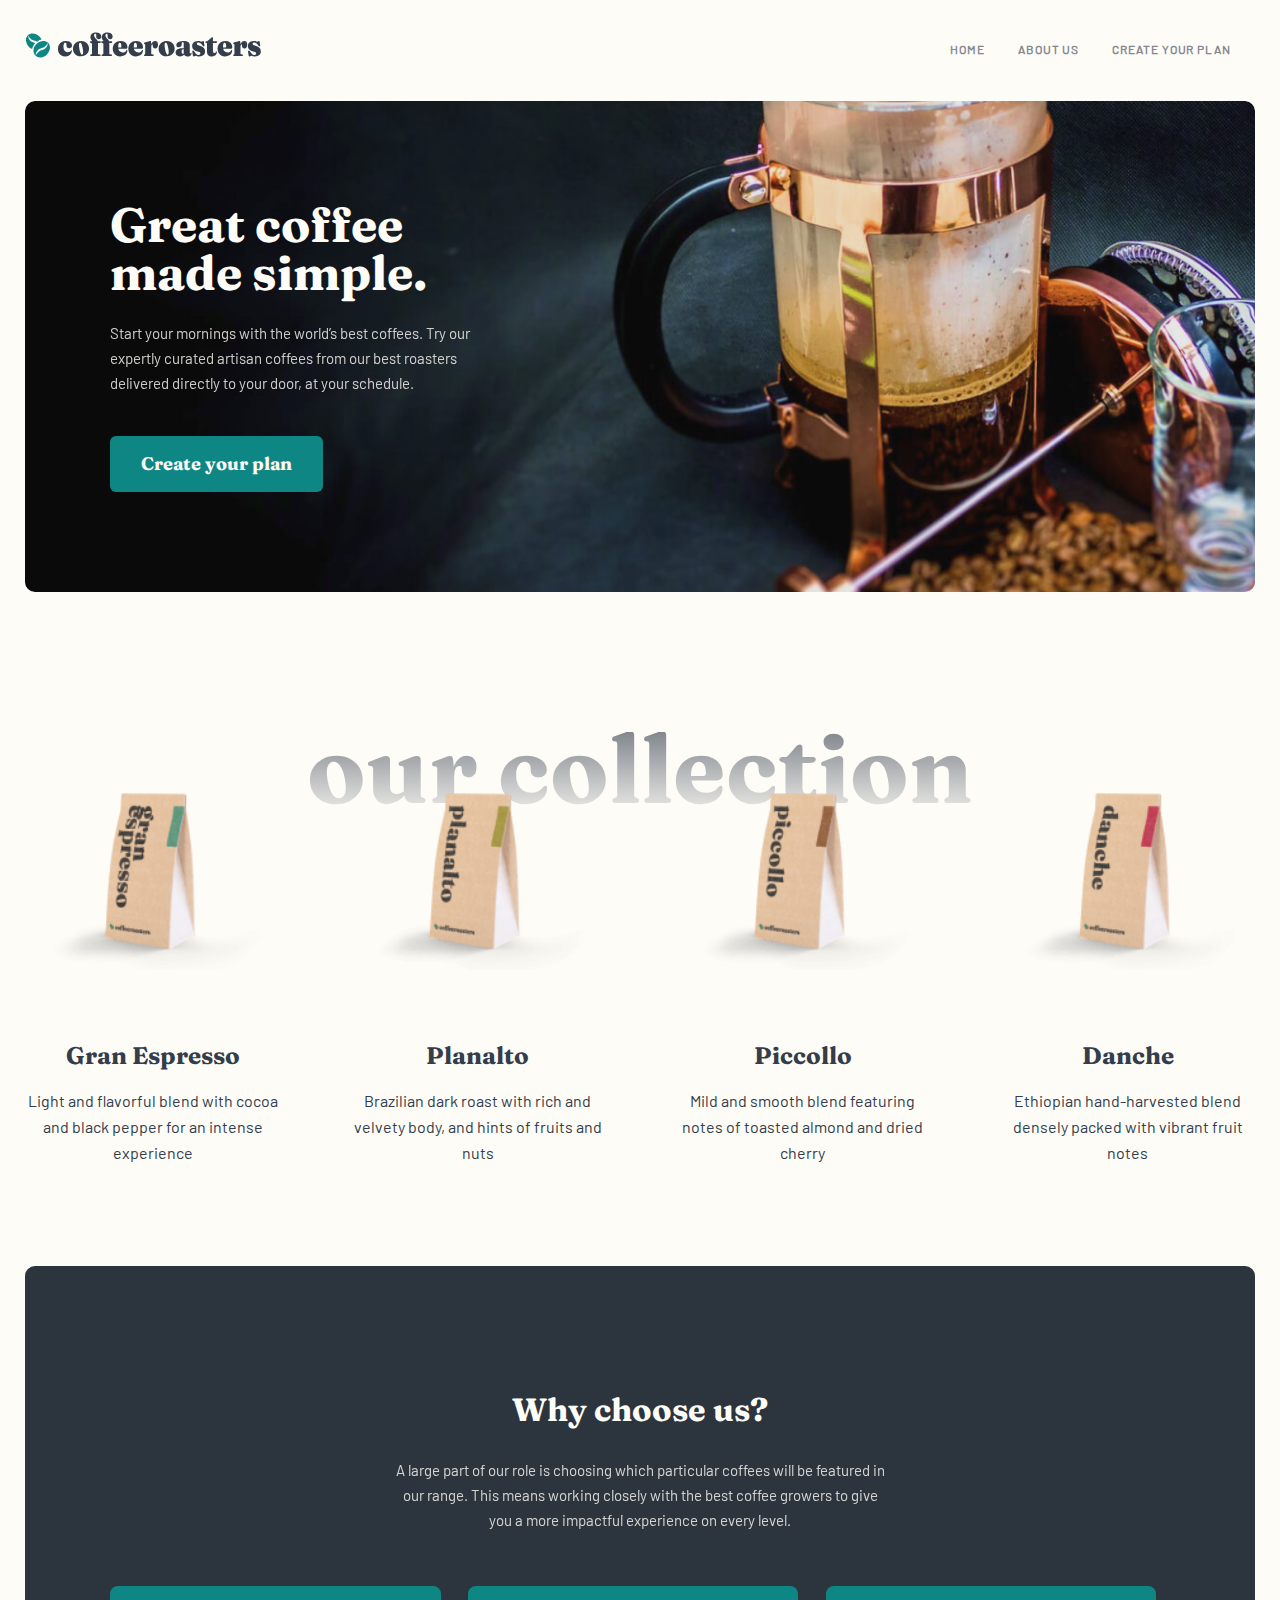
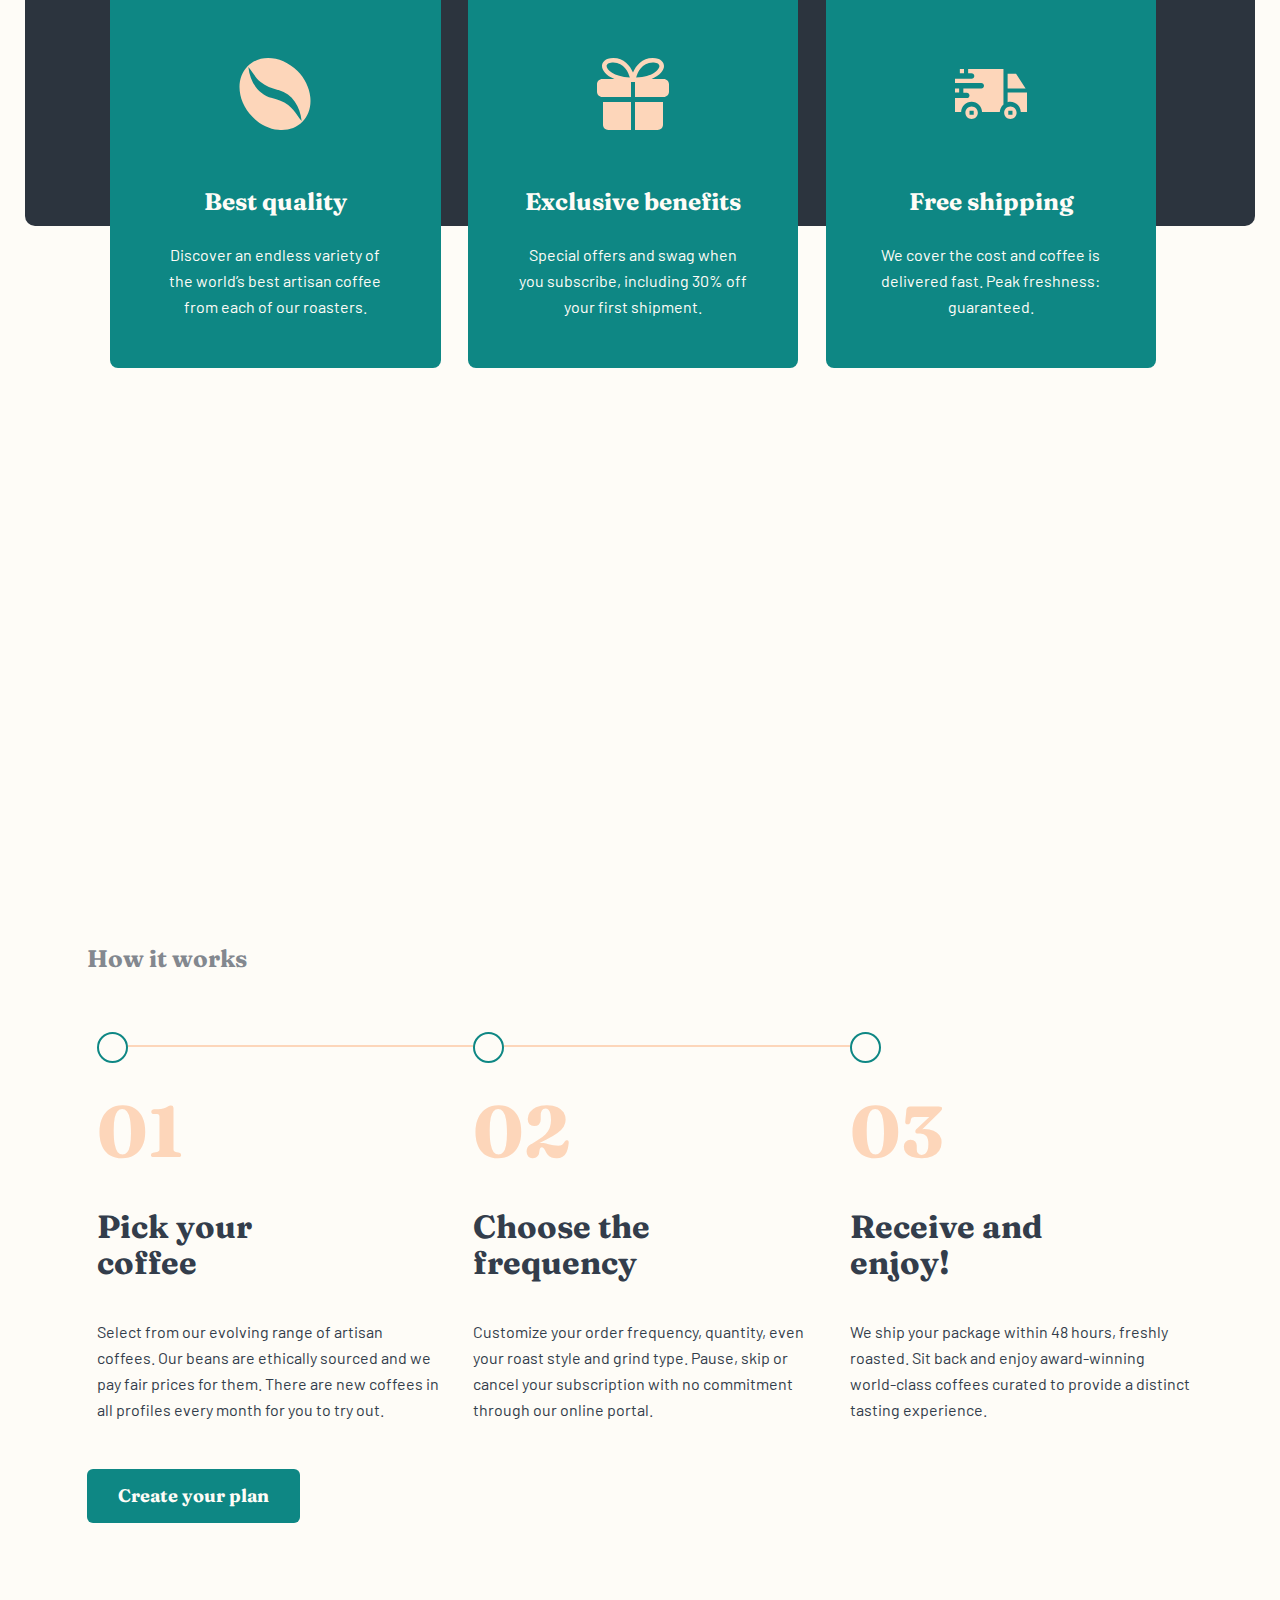
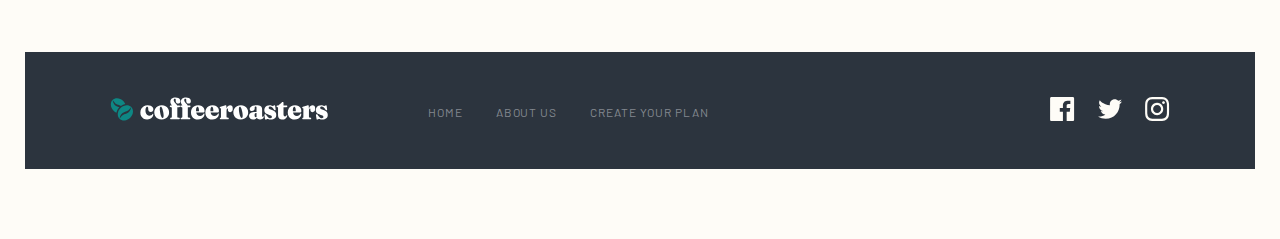
<file: index.html>
<!DOCTYPE html>
<html lang="en">
<head>
  <meta charset="UTF-8">
  <meta http-equiv="X-UA-Compatible" content="IE=edge">
  <meta name="viewport" content="width=device-width, initial-scale=1.0">
  <title>Document</title>
  <!-- <link rel="stylesheet" href="css/normalize.css"> -->
  <link rel="stylesheet" href="css/normalize-min.css">
<link rel="stylesheet" href="css/styles.css">
</head>
<body>

  <div class="container">
    <header class="header headear__container">
      <a href="index.html" class="header__link--logo"><img src="img/logo-site.svg" alt="logo of site" class="header__img"></a>
      <button class="header__button">
      </button>
      <nav class="nav">
        <ul class="nav__list">
          <li class="nav__item"><a href="index.html" class="nav__link">Home</a></li>
          <li class="nav__item"><a href="about.html" class="nav__link">About Us</a></li>
          <li class="nav__item"><a href="subscribe.html" class="nav__link">Create Your Plan</a></li>
        </ul>
      </nav>
    </header>
  </div>

<main class="main">


<div class="container">

<section class="hero hero__container">

  <div class="hero__box">
    <h1 class="hero__title">
      Great coffee
    made simple.
    </h1>
    <p class="hero__text">
    Start your mornings with the world’s best coffees. Try our expertly curated artisan
    coffees from our best roasters delivered directly to your door, at your schedule.
    </p>

    <a href="#" class="button button--green hero__button">Create your plan</a>
  </div>

</section>


</div>


<div class="container">


<section class="collection">

<h2 class="collection__title">
  our collection
</h2>

<ul class="collection__list">
  <li class="collection__item">
    <img src="img/img-gran.png" alt="img of gran espresso" class="collection__img" srcset="img/img-gran.png 1x,img/img-gran@2x.png 2x">
    <div class="collection-content__box">
    <h3 class="collection-item__title">Gran Espresso</h3>
    <p class="collection-item__text">Light and flavorful blend with cocoa and black pepper for an intense experience</p>
    </div>
  </li>
  <li class="collection__item">
    <img src="img/img-planalto.png" alt="img of planalto" class="collection__img" srcset="img/img-planalto.png 1x,img/img-planalto@2x.png 2x">
    <div class="collection-content__box">
    <h3 class="collection-item__title">Planalto</h3>
    <p class="collection-item__text">Brazilian dark roast with rich and velvety body, and hints of fruits and nuts</p>
    </div>
  </li>
  <li class="collection__item">
    <img src="img/img-piccollo.png" alt="img of piccollo" class="collection__img" srcset="img/img-piccollo.png 1x,img/img-piccollo@2x.png 2x">
    <div class="collection-content__box">
      <h3 class="collection-item__title">Piccollo</h3>
      <p class="collection-item__text">Mild and smooth blend featuring notes of toasted almond and dried cherry </p>
    </div>
  </li>
  <li class="collection__item">
    <img src="img/img-danche.png" alt="img of danche" class="collection__img" srcset="img/img-danche.png 1x,img/img-danche@2x.png 2x">
    <div class="collection-content__box">
    <h3 class="collection-item__title">Danche</h3>
    <p class="collection-item__text">Ethiopian hand-harvested blend densely packed with vibrant fruit notes</p>
    </div>
  </li>
</ul>


</section>



</div>


<div class="container">


<section class="features">

<div class="features__box">

<h2 class="features__title">
  Why choose us?
</h2>

<p class="features__text">
  A large part of our role is choosing which particular coffees will be featured  in our range. This means working closely with the best coffee growers to give you a more impactful experience on every level.
</p>



<div class="features-list__box">

  <ul class="features__list">
    <li class="features__item features-item__quality">
      <h3 class="features-item__title">
        Best quality
      </h3>
      <p class="features-item__text">Discover an endless variety of the world’s best artisan coffee from each of our roasters.</p>
    </li>
    <li class="features__item features-item__benefits">
      <h3 class="features-item__title">Exclusive benefits</h3>
      <p class="features-item__text">Special offers and swag when you subscribe, including 30% off your first shipment.</p>
    </li>
    <li class="features__item features-item__shipping">
      <h3 class="features-item__title">Free shipping</h3>
      <p class="features-item__text">We cover the cost and coffee is delivered fast. Peak freshness: guaranteed.</p>
    </li>
  </ul>

</div>

</div>

</section>

</div>


<div class="container">

<section class="work">

<div class="work__box">

<h2 class="work__title">
  How it works
</h2>

<ol class="work__list">
  <li class="work__item">
    <h3 class="work-item__title">Pick your coffee</h3>
    <p class="work-item__text">Select from our evolving range of artisan coffees. Our beans are ethically sourced and we pay fair prices for them. There are new coffees in all profiles every month for you to try out.</p>
  </li>
  <li class="work__item">
    <h3 class="work-item__title">Choose the frequency</h3>
    <p class="work-item__text">Customize your order frequency, quantity, even your roast style and grind type. Pause, skip or cancel your subscription with no commitment through our online portal.</p>
  </li>
  <li class="work__item">
    <h3 class="work-item__title">Receive and enjoy!</h3>
    <p class="work-item__text">We ship your package within 48 hours, freshly roasted. Sit back and enjoy award-winning
      world-class coffees curated to provide a distinct tasting experience.</p>
  </li>
</ol>

<a href="#" class="button button--green work__button">Create your plan</a>


</div>


</section>


</div>



</main>


<div class="container">

  <footer class="footer">

<a href="index.html">

  <img src="img/logo-site-white.svg" alt="logo of site" class="footer__img">
</a>

<ul class="footer__list">
  <li class="footer__item"><a href="index.html" class="footer__link">HOME</a></li>
  <li class="footer__item"><a href="about.html" class="footer__link">ABOUT US</a></li>
  <li class="footer__item"><a href="subscribe.html" class="footer__link">Create your plan</a></li>
</ul>

<ul class="footer-web__list">
  <li class="footer-web__item">
    <a href="#">

  <svg width="25" height="24" viewBox="0 0 25 24" fill="none" xmlns="http://www.w3.org/2000/svg">
    <path class="footer-web__svg" d="M22.7752 0H1.42522C0.69322 0 0.10022 0.593 0.10022 1.325V22.676C0.10022 23.407 0.69322 24 1.42522 24H12.9202V14.706H9.79222V11.084H12.9202V8.413C12.9202 5.313 14.8132 3.625 17.5792 3.625C18.9042 3.625 20.0422 3.724 20.3742 3.768V7.008L18.4562 7.009C16.9522 7.009 16.6612 7.724 16.6612 8.772V11.085H20.2482L19.7812 14.707H16.6612V24H22.7772C23.5072 24 24.1002 23.407 24.1002 22.675V1.325C24.1002 0.593 23.5072 0 22.7752 0Z" />
    </svg>
    </a>
    </li>
  <li class="footer-web__item">
    <a href="#"><svg width="25" height="20" viewBox="0 0 25 20" fill="none" xmlns="http://www.w3.org/2000/svg">
    <path class="footer-web__svg" d="M24.1002 2.55705C23.2172 2.94905 22.2682 3.21305 21.2722 3.33205C22.2892 2.72305 23.0702 1.75805 23.4372 0.608047C22.4862 1.17205 21.4322 1.58205 20.3102 1.80305C19.4132 0.846047 18.1322 0.248047 16.7162 0.248047C13.5372 0.248047 11.2012 3.21405 11.9192 6.29305C7.82822 6.08805 4.20022 4.12805 1.77122 1.14905C0.48122 3.36205 1.10222 6.25705 3.29422 7.72305C2.48822 7.69705 1.72822 7.47605 1.06522 7.10705C1.01122 9.38805 2.64622 11.522 5.01422 11.997C4.32122 12.185 3.56222 12.229 2.79022 12.081C3.41622 14.037 5.23422 15.46 7.39022 15.5C5.32022 17.123 2.71222 17.848 0.10022 17.54C2.27922 18.937 4.86822 19.752 7.64822 19.752C16.7902 19.752 21.9552 12.031 21.6432 5.10605C22.6052 4.41105 23.4402 3.54405 24.1002 2.55705Z" fill="#FEFCF7"/>
    </svg>  </a>
    </li>
  <li class="footer-web__item"><a href="#">
    <svg width="25" height="24" viewBox="0 0 25 24" fill="none" xmlns="http://www.w3.org/2000/svg">
    <path class="footer-web__svg" fill-rule="evenodd" clip-rule="evenodd" d="M12.1002 0C8.84122 0 8.43322 0.014 7.15322 0.072C2.79522 0.272 0.37322 2.69 0.17322 7.052C0.11422 8.333 0.10022 8.741 0.10022 12C0.10022 15.259 0.11422 15.668 0.17222 16.948C0.37222 21.306 2.79022 23.728 7.15222 23.928C8.43322 23.986 8.84122 24 12.1002 24C15.3592 24 15.7682 23.986 17.0482 23.928C21.4022 23.728 23.8302 21.31 24.0272 16.948C24.0862 15.668 24.1002 15.259 24.1002 12C24.1002 8.741 24.0862 8.333 24.0282 7.053C23.8322 2.699 21.4112 0.273 17.0492 0.073C15.7682 0.014 15.3592 0 12.1002 0ZM12.1002 2.163C15.3042 2.163 15.6842 2.175 16.9502 2.233C20.2022 2.381 21.7212 3.924 21.8692 7.152C21.9272 8.417 21.9382 8.797 21.9382 12.001C21.9382 15.206 21.9262 15.585 21.8692 16.85C21.7202 20.075 20.2052 21.621 16.9502 21.769C15.6842 21.827 15.3062 21.839 12.1002 21.839C8.89622 21.839 8.51622 21.827 7.25122 21.769C3.99122 21.62 2.48022 20.07 2.33222 16.849C2.27422 15.584 2.26222 15.205 2.26222 12C2.26222 8.796 2.27522 8.417 2.33222 7.151C2.48122 3.924 3.99622 2.38 7.25122 2.232C8.51722 2.175 8.89622 2.163 12.1002 2.163ZM5.93822 12C5.93822 8.597 8.69722 5.838 12.1002 5.838C15.5032 5.838 18.2622 8.597 18.2622 12C18.2622 15.404 15.5032 18.163 12.1002 18.163C8.69722 18.163 5.93822 15.403 5.93822 12ZM12.1002 16C9.89122 16 8.10022 14.21 8.10022 12C8.10022 9.791 9.89122 8 12.1002 8C14.3092 8 16.1002 9.791 16.1002 12C16.1002 14.21 14.3092 16 12.1002 16ZM17.0652 5.595C17.0652 4.8 17.7102 4.155 18.5062 4.155C19.3012 4.155 19.9452 4.8 19.9452 5.595C19.9452 6.39 19.3012 7.035 18.5062 7.035C17.7102 7.035 17.0652 6.39 17.0652 5.595Z" fill="#FEFCF7"/>
    </svg></a>
    </li>
</ul>




  </footer>
</div>



<script src="/js/main.js"></script>
</body>
</html>
</file>
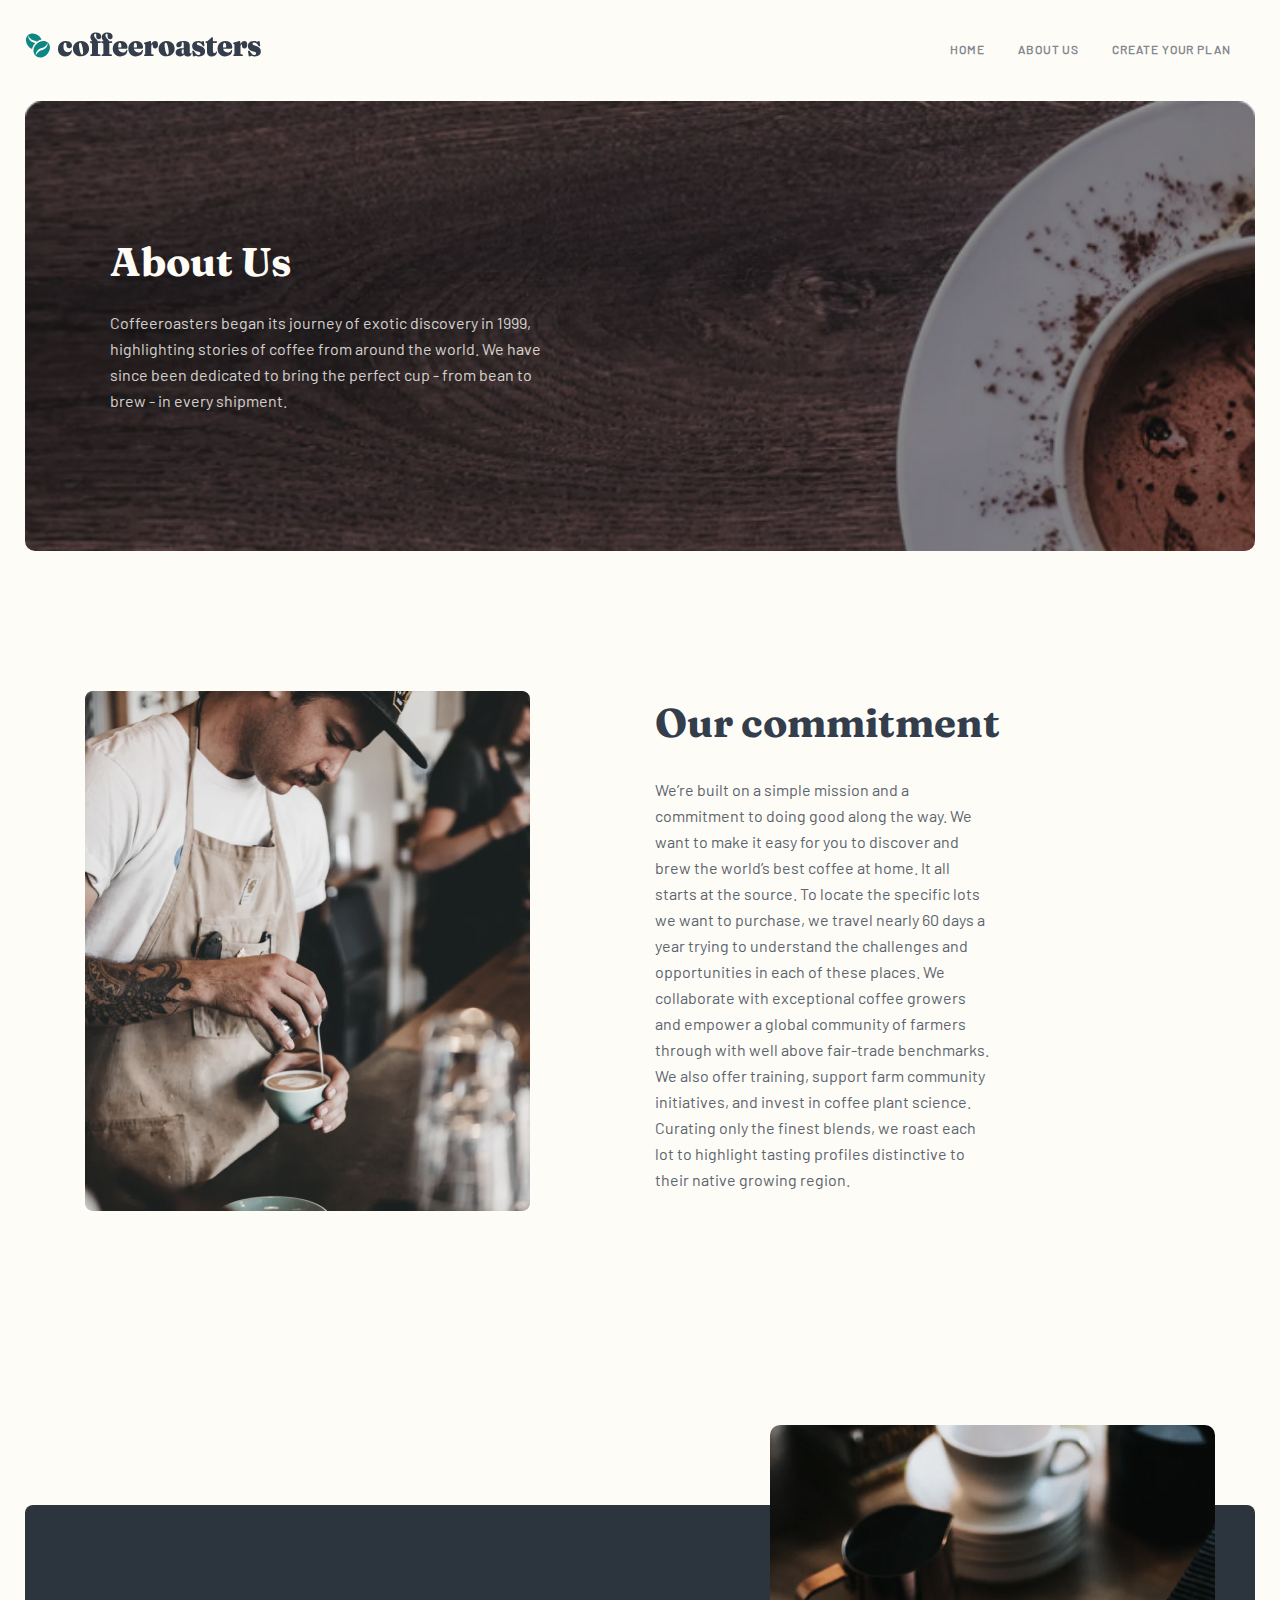
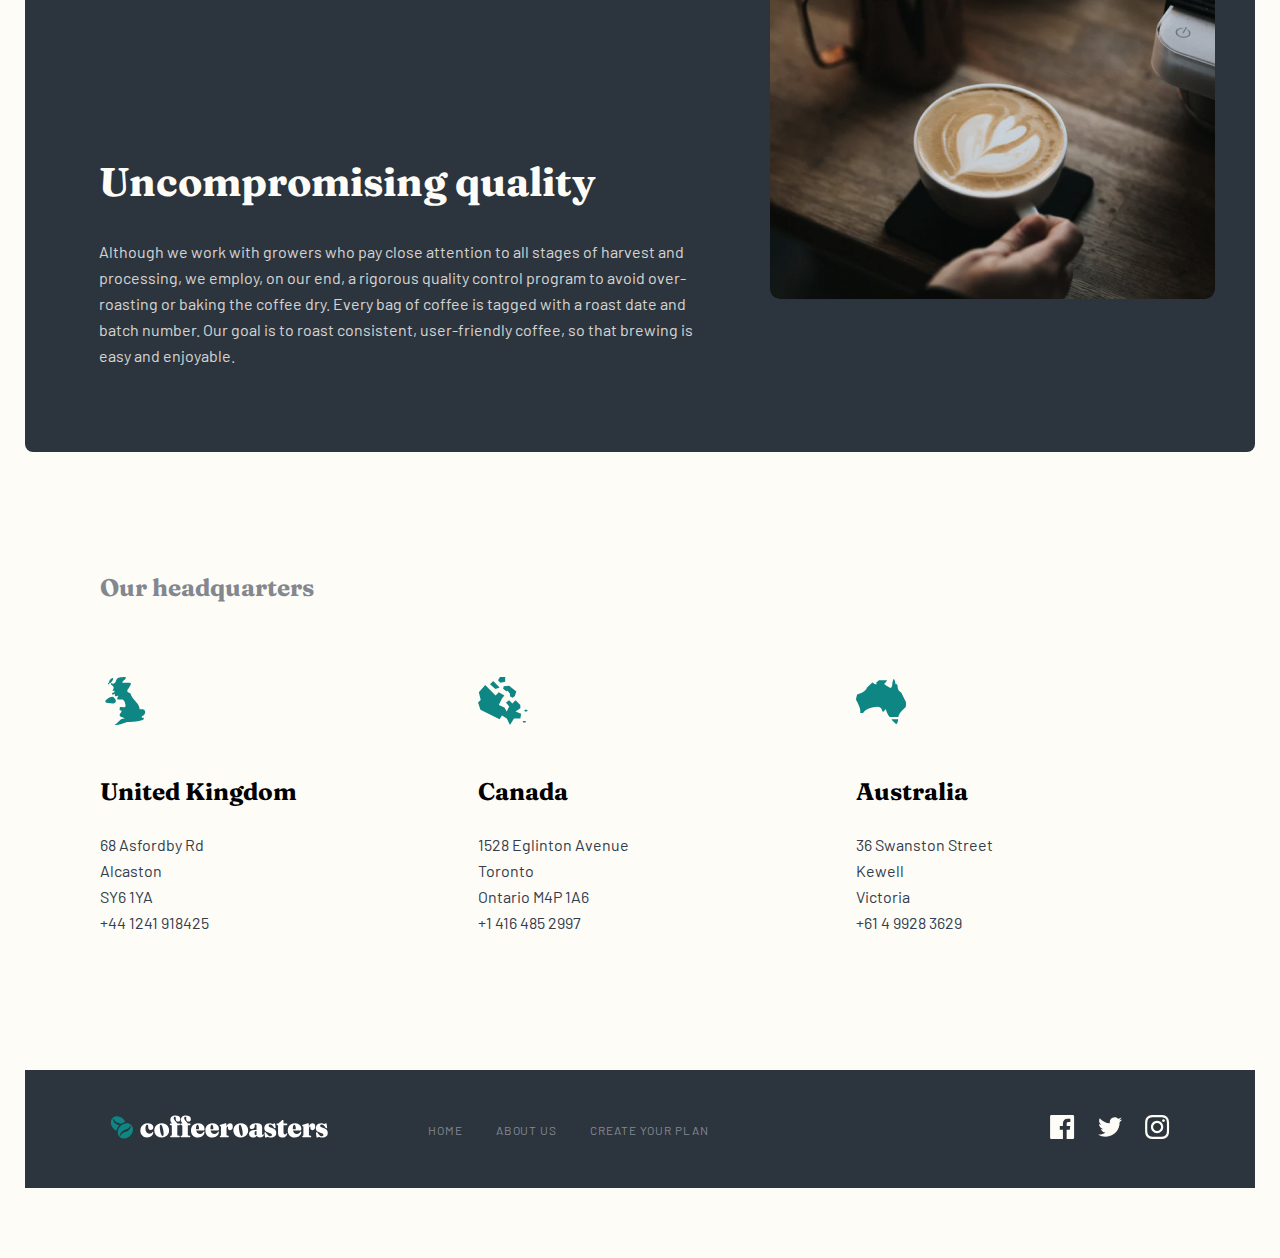
<file: about.html>
<!DOCTYPE html>
<html lang="en">
<head>
  <meta charset="UTF-8">
  <meta http-equiv="X-UA-Compatible" content="IE=edge">
  <meta name="viewport" content="width=device-width, initial-scale=1.0">
  <title>About</title>
  <link rel="stylesheet" href="css/normalize.css">
  <link rel="stylesheet" href="css/styles.css">
</head>
<body>


  <div class="container">
    <header class="header headear__container">
      <a href="index.html" class="header__link--logo"><img src="img/logo-site.svg" alt="logo of site" class="header__img"></a>
      <button class="header__button">

      </button>
      <nav class="nav">
        <ul class="nav__list">
          <li class="nav__item"><a href="index.html" class="nav__link">Home</a></li>
          <li class="nav__item"><a href="about.html" class="nav__link">About Us</a></li>
          <li class="nav__item"><a href="subscribe.html" class="nav__link">Create Your Plan</a></li>
        </ul>
      </nav>
    </header>
  </div>


<main class="main">


<div class="container">

<section class="about">

<div class="about__box">

  <h1 class="about__title">
    About Us
  </h1>
  <p class="about__text">
    Coffeeroasters began its journey of exotic discovery in 1999, highlighting stories of coffee from around the world. We have since been dedicated to bring the perfect cup - from bean to brew - in every shipment.
  </p>

</div>

</section>


</div>


<div class="container">


<section class="commitment">

  <picture>
    <source srcset="img/img-man-about-desktop.webp 1x, img/img-man-about-desktop@2x.webp 2x"
      media="(min-width:1100px)"
      type="image/webp">
    <source srcset="img/img-man-about-desktop.jpg 1x, img/img-man-about-desktop@2x.jpg 2x"
      media="(min-width:1100px)">
    <source srcset="img/img-man-about-tablet.webp 1x, img/img-man-about-tablet@2x.webp 2x"
      media="(min-width:650px)"
      type="image/webp">
    <source srcset="img/img-man-about-tablet.jpg 1x, img/img-man-about-tablet@2x.jpg 2x"
      media="(min-width:650px)">
    <source srcset="img/img-man-about-mobile.webp 1x, img/img-man-about-mobile@2x.webp 2x"
      type="image/webp">
    <img class="commitment__img" src="img/img-man-about-mobile.jpg" alt="Barrista making a picture on coffee" width="327" height="400" srcset="img/img-man-about-mobile.jpg 1x, img/img-man-about-mobile@2x.jpg 2x">
  </picture>


  <div class="commitment__box">
    <h2 class="commitment__title">
      Our commitment
    </h2>
    <p class="commitment__text">
      We’re built on a simple mission and a commitment to doing good along the way. We want to make it easy for you to discover and brew the world’s best coffee at home. It all starts at the source. To locate the specific lots we want to purchase, we travel nearly 60 days a year trying to understand the challenges and opportunities in each of these places. We collaborate with exceptional coffee growers and empower a global community of farmers through with well above fair-trade benchmarks. We also offer training, support farm community initiatives, and invest in coffee plant science. Curating only the finest blends, we roast each lot to highlight tasting profiles distinctive to their native growing region.
    </p>
  </div>

</section>

</div>

<section class="quality container">
  <div class="quality__box">
  <div class="quality__wrapper">
    <h2 class="quality__heading">Uncompromising quality</h2>
    <p class="quality__info">Although we work with growers who pay close attention to all stages of harvest and processing, we employ, on our end, a rigorous quality control program to avoid over-roasting or baking the coffee dry. Every bag of coffee is tagged with a roast date and batch number. Our goal is to roast consistent, user-friendly coffee, so that brewing is easy and enjoyable.</p>
  </div>
  </div>
</section>

<!-- OFFICES -->
<section class="offices container container-desktop">
  <h2 class="offices__heading">Our headquarters</h2>
  <ul class="offices__list">
    <li class="offices__item item-office item-office--uk">
      <h3 class="item-office__heading">United Kingdom</h3>
      <address class="item-office__address">
        68 Asfordby Rd <br>
        Alcaston <br>
        SY6 1YA
        <a class="item-office__tel" href="tel:+441241918425">+44 1241 918425</a>
      </address>
    </li>
    <li class="offices__item item-office item-office--canada">
      <h3 class="item-office__heading">Canada</h3>
      <address class="item-office__address">
        1528 Eglinton Avenue<br>
        Toronto <br>
        Ontario M4P 1A6
        <a class="item-office__tel" href="tel:+441241918425">+1 416 485 2997</a>
      </address>
    </li>
    <li class="offices__item item-office item-office--au">
      <h3 class="item-office__heading">Australia</h3>
      <address class="item-office__address">
        36 Swanston Street <br>
        Kewell <br>
        Victoria
        <a class="item-office__tel" href="tel:+441241918425">+61 4 9928 3629</a>
      </address>
    </li>
  </ul>
</section>




</main>


<div class="container">

  <footer class="footer">

<a href="index.html">

  <img src="img/logo-site-white.svg" alt="logo of site" class="footer__img">
</a>

<ul class="footer__list">
  <li class="footer__item"><a href="index.html" class="footer__link">HOME</a></li>
  <li class="footer__item"><a href="about.html" class="footer__link">ABOUT US</a></li>
  <li class="footer__item"><a href="subscribe.html" class="footer__link">Create your plan</a></li>
</ul>

<ul class="footer-web__list">
  <li class="footer-web__item">
    <a href="#">

  <svg width="25" height="24" viewBox="0 0 25 24" fill="none" xmlns="http://www.w3.org/2000/svg">
    <path class="footer-web__svg" d="M22.7752 0H1.42522C0.69322 0 0.10022 0.593 0.10022 1.325V22.676C0.10022 23.407 0.69322 24 1.42522 24H12.9202V14.706H9.79222V11.084H12.9202V8.413C12.9202 5.313 14.8132 3.625 17.5792 3.625C18.9042 3.625 20.0422 3.724 20.3742 3.768V7.008L18.4562 7.009C16.9522 7.009 16.6612 7.724 16.6612 8.772V11.085H20.2482L19.7812 14.707H16.6612V24H22.7772C23.5072 24 24.1002 23.407 24.1002 22.675V1.325C24.1002 0.593 23.5072 0 22.7752 0Z" />
    </svg>
    </a>
    </li>
  <li class="footer-web__item">
    <a href="#"><svg width="25" height="20" viewBox="0 0 25 20" fill="none" xmlns="http://www.w3.org/2000/svg">
    <path class="footer-web__svg" d="M24.1002 2.55705C23.2172 2.94905 22.2682 3.21305 21.2722 3.33205C22.2892 2.72305 23.0702 1.75805 23.4372 0.608047C22.4862 1.17205 21.4322 1.58205 20.3102 1.80305C19.4132 0.846047 18.1322 0.248047 16.7162 0.248047C13.5372 0.248047 11.2012 3.21405 11.9192 6.29305C7.82822 6.08805 4.20022 4.12805 1.77122 1.14905C0.48122 3.36205 1.10222 6.25705 3.29422 7.72305C2.48822 7.69705 1.72822 7.47605 1.06522 7.10705C1.01122 9.38805 2.64622 11.522 5.01422 11.997C4.32122 12.185 3.56222 12.229 2.79022 12.081C3.41622 14.037 5.23422 15.46 7.39022 15.5C5.32022 17.123 2.71222 17.848 0.10022 17.54C2.27922 18.937 4.86822 19.752 7.64822 19.752C16.7902 19.752 21.9552 12.031 21.6432 5.10605C22.6052 4.41105 23.4402 3.54405 24.1002 2.55705Z" fill="#FEFCF7"/>
    </svg>  </a>
    </li>
  <li class="footer-web__item"><a href="#">
    <svg width="25" height="24" viewBox="0 0 25 24" fill="none" xmlns="http://www.w3.org/2000/svg">
    <path class="footer-web__svg" fill-rule="evenodd" clip-rule="evenodd" d="M12.1002 0C8.84122 0 8.43322 0.014 7.15322 0.072C2.79522 0.272 0.37322 2.69 0.17322 7.052C0.11422 8.333 0.10022 8.741 0.10022 12C0.10022 15.259 0.11422 15.668 0.17222 16.948C0.37222 21.306 2.79022 23.728 7.15222 23.928C8.43322 23.986 8.84122 24 12.1002 24C15.3592 24 15.7682 23.986 17.0482 23.928C21.4022 23.728 23.8302 21.31 24.0272 16.948C24.0862 15.668 24.1002 15.259 24.1002 12C24.1002 8.741 24.0862 8.333 24.0282 7.053C23.8322 2.699 21.4112 0.273 17.0492 0.073C15.7682 0.014 15.3592 0 12.1002 0ZM12.1002 2.163C15.3042 2.163 15.6842 2.175 16.9502 2.233C20.2022 2.381 21.7212 3.924 21.8692 7.152C21.9272 8.417 21.9382 8.797 21.9382 12.001C21.9382 15.206 21.9262 15.585 21.8692 16.85C21.7202 20.075 20.2052 21.621 16.9502 21.769C15.6842 21.827 15.3062 21.839 12.1002 21.839C8.89622 21.839 8.51622 21.827 7.25122 21.769C3.99122 21.62 2.48022 20.07 2.33222 16.849C2.27422 15.584 2.26222 15.205 2.26222 12C2.26222 8.796 2.27522 8.417 2.33222 7.151C2.48122 3.924 3.99622 2.38 7.25122 2.232C8.51722 2.175 8.89622 2.163 12.1002 2.163ZM5.93822 12C5.93822 8.597 8.69722 5.838 12.1002 5.838C15.5032 5.838 18.2622 8.597 18.2622 12C18.2622 15.404 15.5032 18.163 12.1002 18.163C8.69722 18.163 5.93822 15.403 5.93822 12ZM12.1002 16C9.89122 16 8.10022 14.21 8.10022 12C8.10022 9.791 9.89122 8 12.1002 8C14.3092 8 16.1002 9.791 16.1002 12C16.1002 14.21 14.3092 16 12.1002 16ZM17.0652 5.595C17.0652 4.8 17.7102 4.155 18.5062 4.155C19.3012 4.155 19.9452 4.8 19.9452 5.595C19.9452 6.39 19.3012 7.035 18.5062 7.035C17.7102 7.035 17.0652 6.39 17.0652 5.595Z" fill="#FEFCF7"/>
    </svg></a>
    </li>
</ul>




  </footer>
</div>



  <script src="/js/main.js"></script>
</body>
</html>
</file>
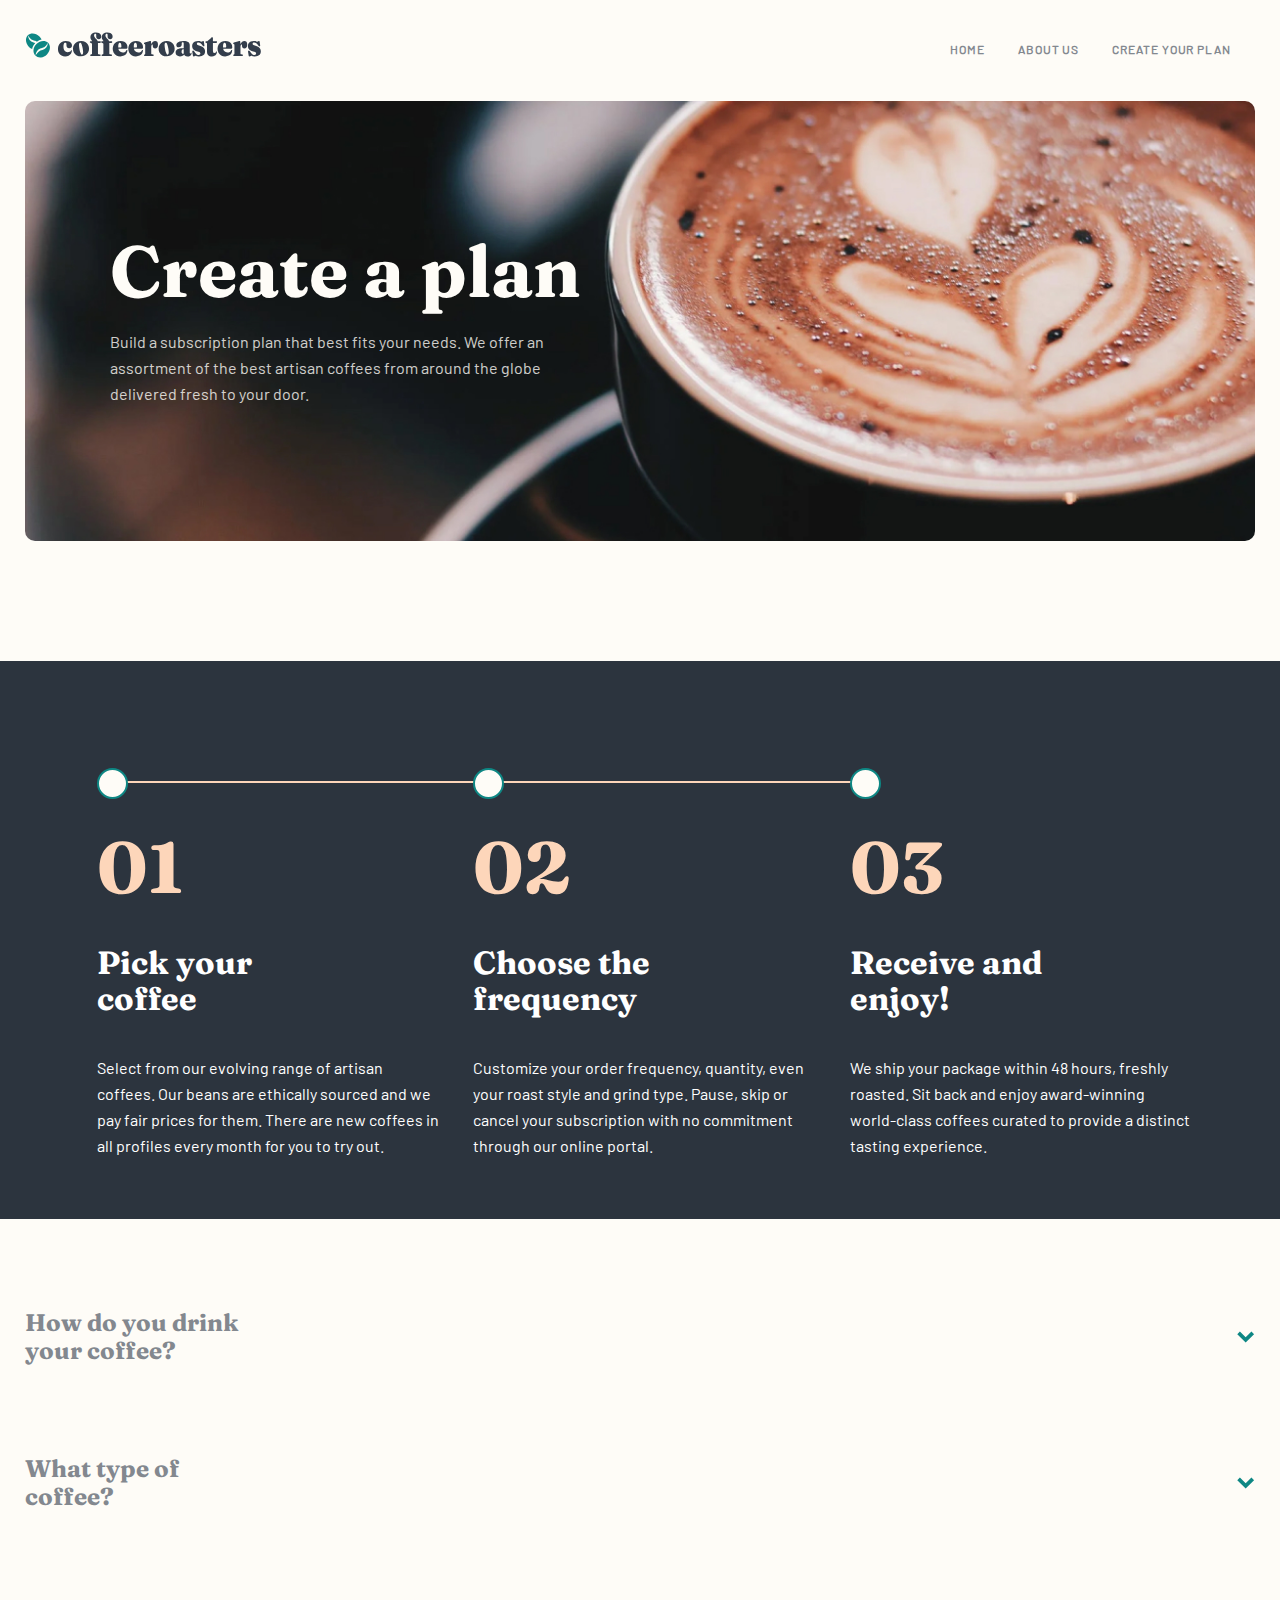
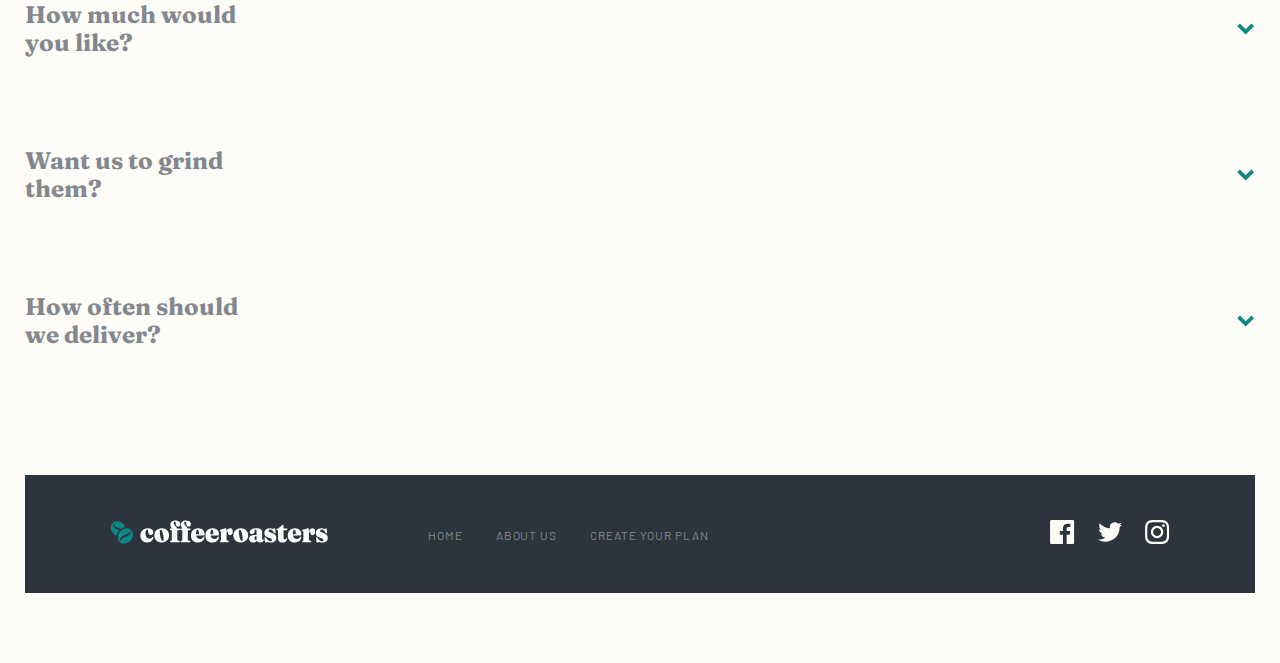
<file: subscribe.html>
<!DOCTYPE html>
<html lang="en">
<head>
  <meta charset="UTF-8">
  <meta http-equiv="X-UA-Compatible" content="IE=edge">
  <meta name="viewport" content="width=device-width, initial-scale=1.0">
  <title>Subscribe</title>
  <link rel="stylesheet" href="css/normalize.css">
  <link rel="stylesheet" href="css/styles.css">
</head>
<body>

  <div class="container">
    <header class="header headear__container">
      <a href="index.html" class="header__link--logo"><img src="img/logo-site.svg" alt="logo of site" class="header__img"></a>
      <button class="header__button">

      </button>
      <nav class="nav">
        <ul class="nav__list">
          <li class="nav__item"><a href="index.html" class="nav__link">Home</a></li>
          <li class="nav__item"><a href="about.html" class="nav__link">About Us</a></li>
          <li class="nav__item"><a href="subscribe.html" class="nav__link">Create Your Plan</a></li>
        </ul>
      </nav>
    </header>
  </div>

  <main class="main">


    <div class="container">

      <section class="plan">

      <div class="plan__box">

        <h1 class="plan__title">
          Create a plan
        </h1>
        <p class="plan__text">
          Build a subscription plan that best fits your needs. We offer an assortment of the best
          artisan coffees from around the globe delivered fresh to your door.
        </p>

      </div>

      </section>

      </div>

<div class="subscribe-work">

      <div class="container ">

        <section class="work ">

        <div class="work__box">

        <ol class="work__list">
          <li class="work__item">
            <h3 class="work-item__title">Pick your coffee</h3>
            <p class="work-item__text">Select from our evolving range of artisan coffees. Our beans are ethically sourced and we pay fair prices for them. There are new coffees in all profiles every month for you to try out.</p>
          </li>
          <li class="work__item">
            <h3 class="work-item__title">Choose the frequency</h3>
            <p class="work-item__text">Customize your order frequency, quantity, even your roast style and grind type. Pause, skip or cancel your subscription with no commitment through our online portal.</p>
          </li>
          <li class="work__item">
            <h3 class="work-item__title">Receive and enjoy!</h3>
            <p class="work-item__text">We ship your package within 48 hours, freshly roasted. Sit back and enjoy award-winning
              world-class coffees curated to provide a distinct tasting experience.</p>
          </li>
        </ol>


        </div>


        </section>


        </div>

      </div>



<div class="container">

<section class="info">

<div class="info__box ">
  <div class="info-heading__box">
    <h2 class="info__title">How do you drink your coffee?</h2>
    <button class="info__button"></button>
  </div>
  <ul class="info__list">
    <li class="info__item">
      <h3 class="info-item__title">Capsule</h3>
      <p class="info-item__text">Compatible with Nespresso systems and similar brewers</p>
    </li>
    <li class="info__item info__item--active">
      <h3 class="info-item__title">Filter</h3>
      <p class="info-item__text">For pour over or drip methods like Aeropress, Chemex, and V60</p>
    </li>
    <li class="info__item">
      <h3 class="info-item__title">Espresso</h3>
      <p class="info-item__text">Dense and finely ground beans for an intense, flavorful experience</p>
    </li>
  </ul>
</div>
<div class="info__box">
  <div class="info-heading__box">
  <h2 class="info__title">What type of coffee?</h2>
  <button class="info__button"></button>
  </div>
  <ul class="info__list">
    <li class="info__item">
      <h3 class="info-item__title">Single Origin</h3>
      <p class="info-item__text">Distinct, high quality coffee from a specific family-owned farm</p>
    </li>
    <li class="info__item">
      <h3 class="info-item__title">Decaf</h3>
      <p class="info-item__text">Just like regular coffee, except the caffeine has been removed</p>
    </li>
    <li class="info__item">
      <h3 class="info-item__title">Blended</h3>
      <p class="info-item__text">Combination of two or three dark roasted beans of organic coffees</p>
    </li>
  </ul>
</div>
<div class="info__box">
  <div class="info-heading__box">
  <h2 class="info__title">How much would you like?</h2>
  <button class="info__button"></button>
  </div>
  <ul class="info__list">
    <li class="info__item">
      <h3 class="info-item__title">250g</h3>
      <p class="info-item__text">Perfect for the solo drinker. Yields about 12 delicious cups.</p>
    </li>
    <li class="info__item">
      <h3 class="info-item__title">500g</h3>
      <p class="info-item__text">Perfect option for a couple. Yields about 40 delectable cups.</p>
    </li>
    <li class="info__item">
      <h3 class="info-item__title">1000g</h3>
      <p class="info-item__text">Perfect for offices and events. Yields about 90 delightful cups.</p>
    </li>
  </ul>
</div>
<div class="info__box">
  <div class="info-heading__box">
  <h2 class="info__title">Want us to grind them?</h2>
  <button class="info__button"></button>
  </div>
  <ul class="info__list">
    <li class="info__item">
      <h3 class="info-item__title">Wholebean</h3>
      <p class="info-item__text">Best choice if you cherish the full sensory experience</p>
    </li>
    <li class="info__item">
      <h3 class="info-item__title">Filter</h3>
      <p class="info-item__text">For drip or pour-over coffee methods such as V60 or Aeropress</p>
    </li>
    <li class="info__item">
      <h3 class="info-item__title">Cafetiére</h3>
      <p class="info-item__text">Course ground beans specially suited for french press coffee</p>
    </li>
  </ul>
</div>
<div class="info__box">
  <div class="info-heading__box ">
  <h2 class="info__title">How often should we deliver?</h2>
  <button class="info__button"></button>
  </div>
  <ul class="info__list">
    <li class="info__item">
      <h3 class="info-item__title">Every week</h3>
      <p class="info-item__text">$7.20 per shipment. Includes free first-class shipping.</p>
    </li>
    <li class="info__item">
      <h3 class="info-item__title">Every 2 weeks</h3>
      <p class="info-item__text">$9.60 per shipment. Includes free priority shipping.</p>
    </li>
    <li class="info__item">
      <h3 class="info-item__title">Every month</h3>
      <p class="info-item__text">$12.00 per shipment. Includes free priority shipping.</p>
    </li>
  </ul>
</div>


</section>

</div>

  </main>

<div class="container">

  <footer class="footer">

  <a href="index.html">

  <img src="img/logo-site-white.svg" alt="logo of site" class="footer__img">
  </a>

  <ul class="footer__list">
  <li class="footer__item"><a href="index.html" class="footer__link">HOME</a></li>
  <li class="footer__item"><a href="about.html" class="footer__link">ABOUT US</a></li>
  <li class="footer__item"><a href="subscribe.html" class="footer__link">Create your plan</a></li>
  </ul>

  <ul class="footer-web__list">
  <li class="footer-web__item">
    <a href="#">

  <svg width="25" height="24" viewBox="0 0 25 24" fill="none" xmlns="http://www.w3.org/2000/svg">
    <path class="footer-web__svg" d="M22.7752 0H1.42522C0.69322 0 0.10022 0.593 0.10022 1.325V22.676C0.10022 23.407 0.69322 24 1.42522 24H12.9202V14.706H9.79222V11.084H12.9202V8.413C12.9202 5.313 14.8132 3.625 17.5792 3.625C18.9042 3.625 20.0422 3.724 20.3742 3.768V7.008L18.4562 7.009C16.9522 7.009 16.6612 7.724 16.6612 8.772V11.085H20.2482L19.7812 14.707H16.6612V24H22.7772C23.5072 24 24.1002 23.407 24.1002 22.675V1.325C24.1002 0.593 23.5072 0 22.7752 0Z" />
    </svg>
    </a>
    </li>
  <li class="footer-web__item">
    <a href="#"><svg width="25" height="20" viewBox="0 0 25 20" fill="none" xmlns="http://www.w3.org/2000/svg">
    <path class="footer-web__svg" d="M24.1002 2.55705C23.2172 2.94905 22.2682 3.21305 21.2722 3.33205C22.2892 2.72305 23.0702 1.75805 23.4372 0.608047C22.4862 1.17205 21.4322 1.58205 20.3102 1.80305C19.4132 0.846047 18.1322 0.248047 16.7162 0.248047C13.5372 0.248047 11.2012 3.21405 11.9192 6.29305C7.82822 6.08805 4.20022 4.12805 1.77122 1.14905C0.48122 3.36205 1.10222 6.25705 3.29422 7.72305C2.48822 7.69705 1.72822 7.47605 1.06522 7.10705C1.01122 9.38805 2.64622 11.522 5.01422 11.997C4.32122 12.185 3.56222 12.229 2.79022 12.081C3.41622 14.037 5.23422 15.46 7.39022 15.5C5.32022 17.123 2.71222 17.848 0.10022 17.54C2.27922 18.937 4.86822 19.752 7.64822 19.752C16.7902 19.752 21.9552 12.031 21.6432 5.10605C22.6052 4.41105 23.4402 3.54405 24.1002 2.55705Z" fill="#FEFCF7"/>
    </svg>  </a>
    </li>
  <li class="footer-web__item"><a href="#">
    <svg width="25" height="24" viewBox="0 0 25 24" fill="none" xmlns="http://www.w3.org/2000/svg">
    <path class="footer-web__svg" fill-rule="evenodd" clip-rule="evenodd" d="M12.1002 0C8.84122 0 8.43322 0.014 7.15322 0.072C2.79522 0.272 0.37322 2.69 0.17322 7.052C0.11422 8.333 0.10022 8.741 0.10022 12C0.10022 15.259 0.11422 15.668 0.17222 16.948C0.37222 21.306 2.79022 23.728 7.15222 23.928C8.43322 23.986 8.84122 24 12.1002 24C15.3592 24 15.7682 23.986 17.0482 23.928C21.4022 23.728 23.8302 21.31 24.0272 16.948C24.0862 15.668 24.1002 15.259 24.1002 12C24.1002 8.741 24.0862 8.333 24.0282 7.053C23.8322 2.699 21.4112 0.273 17.0492 0.073C15.7682 0.014 15.3592 0 12.1002 0ZM12.1002 2.163C15.3042 2.163 15.6842 2.175 16.9502 2.233C20.2022 2.381 21.7212 3.924 21.8692 7.152C21.9272 8.417 21.9382 8.797 21.9382 12.001C21.9382 15.206 21.9262 15.585 21.8692 16.85C21.7202 20.075 20.2052 21.621 16.9502 21.769C15.6842 21.827 15.3062 21.839 12.1002 21.839C8.89622 21.839 8.51622 21.827 7.25122 21.769C3.99122 21.62 2.48022 20.07 2.33222 16.849C2.27422 15.584 2.26222 15.205 2.26222 12C2.26222 8.796 2.27522 8.417 2.33222 7.151C2.48122 3.924 3.99622 2.38 7.25122 2.232C8.51722 2.175 8.89622 2.163 12.1002 2.163ZM5.93822 12C5.93822 8.597 8.69722 5.838 12.1002 5.838C15.5032 5.838 18.2622 8.597 18.2622 12C18.2622 15.404 15.5032 18.163 12.1002 18.163C8.69722 18.163 5.93822 15.403 5.93822 12ZM12.1002 16C9.89122 16 8.10022 14.21 8.10022 12C8.10022 9.791 9.89122 8 12.1002 8C14.3092 8 16.1002 9.791 16.1002 12C16.1002 14.21 14.3092 16 12.1002 16ZM17.0652 5.595C17.0652 4.8 17.7102 4.155 18.5062 4.155C19.3012 4.155 19.9452 4.8 19.9452 5.595C19.9452 6.39 19.3012 7.035 18.5062 7.035C17.7102 7.035 17.0652 6.39 17.0652 5.595Z" fill="#FEFCF7"/>
    </svg></a>
    </li>
  </ul>




  </footer>
</div>

<script src="/js/main.js"></script>

</body>
</html>
</file>
<file: css/styles.css>
:root {
  --font-family-fraunces:"Fraunces 9pt","New Times Roman" ,serif;
  --font-family-barlow:"Barlow","Arial",sans-serif;
  --font-color-black:#333D4B;
  --font-color-white:#FEFCF7;
  --font-color-green:#0E8784;
  --font-color-dark:#2C343E;
  --font-color-orange: #FDD6BA;
  --font-color-gray:#83888F;
  --font-color-milk:#F4F1EB;
}

@font-face {
  font-family: "Fraunces 9pt";
  src: url("../fonts/Fraunces9pt-Bold.woff2") format("woff2"), url("../fonts/Fraunces9pt-Bold.woff") format("woff");
  font-weight: normal;
  font-style: normal;
  font-display: swap;
}

@font-face {
  font-family: "Barlow";
  src: url("../fonts/Barlow-Regular.woff2") format("woff2"), url("../fonts/Barlow-Regular.woff") format("woff");
  font-weight: normal;
  font-style: normal;
  font-display: swap;
}

html {
  box-sizing: border-box;
  height: 100%;
}

*,
*::before,
*::after {
  box-sizing: inherit;
}

body {
  display: flex;
  flex-direction: column;
  height: 100%;
  padding: 0;
  margin: 0;
  font-family: "Fraunces 9pt","New Times Roman" ,serif;
  background-color: var(--font-color-white);
}

img {
  max-width: 100%;
  height: auto;
}

.visually-hidden {
  position: absolute;
  width: 1px;
  height: 1px;
  margin: -1px;
  border: 0;
  padding: 0;
  clip: rect(0 0 0 0);
  overflow: hidden;
}

.container {
  width: 100%;
  max-width: 1350px;
  padding-left: 25px;
  padding-right: 25px;
  margin-left: auto;
  margin-right: auto;
}

.container-desktop {
  padding-left: 100px;
  padding-right: 100px;
}

/* TODO HEADER ALL  */

.header {
  position: relative;
  display: flex;
  align-items: center;
  justify-content: space-between;
  padding-top: 32px;
  padding-bottom: 40px;
}

.header__button {
  border: none;
  background-color: transparent;
  background-image: url("../img/logo-burger.svg");
  background-repeat: no-repeat;
  width: 16px;
  height: 16px;
  cursor: pointer;
}


/* TODO NAV ALL  */

.nav {
  position: absolute;
  top: 100%;
  left: -24px;
  right: -24px;
  padding-left: 24px;
  padding-right: 24px;
  display: none;
  background-image: linear-gradient(180deg,
  #FEFCF7 45%,  rgba(254, 252, 247, 0.304981) 100%);
  background-color: rgba(204, 198, 198, 0.004);
  z-index: 1;
  height: calc(100vh - 90px);
}

.nav__list {
  padding-left: 0;
  list-style: none;
  margin: 0;
  display: flex;
  flex-direction: column;
  text-align: center;
  padding-top: 8px;
}

.nav__item {
  padding-top: 32px;
}

.nav__link {
  text-decoration: none;
  color:var(--font-color-black);
  font-family: var(--font-family-fraunces);
  font-weight: 900;
  font-size: 24px;
  line-height: 32px;
}

.header--open .nav{
  display: block;
}

.header--open .header__button {
  background-image: url("../img/logo-cancel.svg");
  width: 14px;
  height: 13px;
}


/* TODO HERO ALL  */


.hero {
  background-image: url("../img/img-bg-hero-mobile.jpg");
  background-repeat: no-repeat;
  background-size: cover;
  border-radius: 10px;
}

.hero__box {
  padding-left: 24px;
  padding-right: 24px;
  padding-top: 100px;
  padding-bottom: 100px;
  display: flex;
  flex-direction: column;
  justify-content: center;
  align-items: center;
}

.hero__title {
  font-weight: 900;
  font-size: 40px;
  line-height: 40px;
  color:var(--font-color-white) ;
  text-align: center;
  margin: 0;
}

.hero__text {
  font-size: 15px;
  line-height: 25px;
  font-family: var(--font-family-barlow);
  opacity: 0.8;
  color: var(--font-color-white);
  text-align: center;
  margin: 0;
  padding-top: 24px;
  margin-bottom: 40px;
}

.button {
  text-decoration: none;
  padding-top: 15px;
  padding-bottom: 16px;
  padding-left: 31px;
  padding-right: 31px;
  border: transparent ;
  border-radius: 6px;
  font-family: var(--font-family-fraunces);
}

.button--green {
  background-color: var(--font-color-green);
  color: var(--font-color-white);
}

.button--green:hover{
  background-color:#66D2CF;
}

.hero__button {
  font-weight: 900;
  font-size: 18px;
  line-height: 25px;
}

/* TODO COLLECTION ALL  */

.collection {
  padding-top: 120px;
}

.collection__title {
  font-weight: 900;
  font-size: 40px;
  line-height: 72px;
  font-family: var(--font-family-fraunces);
  background-image: linear-gradient(180deg, rgba(254, 252, 247, 0.0001) 0%, #FEFCF7 100%);
  background-color:var(--font-color-gray);
  -webkit-background-clip: text;
  -webkit-text-fill-color: transparent;
  text-align: center;
  margin: 0;
}

.collection__list {
  padding-left: 0;
  margin: 0;
  list-style: none;
  margin-bottom: -48px;
}

.collection__item {
  margin-bottom: 48px;
  display: flex;
  flex-direction: column;
  justify-content: center;
  text-align: center;
}

.collection-item__title {
  padding-top: 24px;
  padding-bottom: 16px;
  margin: 0;
  font-weight: 900;
  font-size: 24px;
  line-height: 32px;
  font-family: var(--font-family-fraunces);
  color: var(--font-color-black);
}

.collection-item__text {
  margin: 0;
  font-size: 15px;
  line-height: 25px;
  font-family: var(--font-family-barlow);
  width: 282px;
  margin-left: auto;
  margin-right: auto;
  color: var(--font-color-black);
}

/* TODO FEATURES ALL */

.features {
  position: relative;
  padding-top: 100px;
}

.features__box {
  background-color: var(--font-color-black);
  border-radius: 10px 10px 10px 10px ;
  padding-top: 64px;
}

.features-list__box {
  background-color: var(--font-color-dark);
  padding-bottom: 633px;
  border-radius: 0 0 10px 10px;
  position: relative;
}

.features__title {
  font-weight: 900;
  font-size: 28px;
  line-height: 28px;
  font-family: var(--font-family-fraunces);
  color: var(--font-color-white);
  text-align: center;
  margin: 0;
  margin-bottom: 24px;
}

.features__text {
  font-size: 15px;
  line-height: 25px;
  color: var(--font-color-white);
  text-align: center;
  font-family: var(--font-family-barlow);
  opacity: 0.8;
  margin: 0;
  padding-left: 24px;
  padding-right: 24px;
  padding-bottom: 28px;
}

.features__list {
  position: absolute;
  top: 36px;
  left: 24px;
  right: 24px;
  padding-left: 0;
  margin: 0;
  list-style: none;
  margin-bottom: -24px;
}

.features__item {
  border-radius: 8px;
  background-color: var(--font-color-green);
  padding-top: 200px;
  padding-bottom: 50px;
  margin-bottom: 24px;
  background-image: url("../img/logo-quality.svg");
  background-repeat: no-repeat;
  background-position: center top 72px;
  background-size: 72px 72px;
}

.features-item__title {
  font-weight: 900;
  font-size: 24px;
  line-height: 32px;
  font-family: var(--font-family-fraunces);
  color: var(--font-color-white);
  text-align: center;
  margin: 0;
  margin-bottom: 24px;
}

.features-item__text{
  font-size: 15px;
  line-height: 25px;
  font-family: var(--font-family-barlow);
  color: var(--font-color-white);
  opacity: 0.8;
  text-align: center;
  padding-left: 33px;
  padding-right: 33px;
  margin: 0;
}

.features-item__benefits {
  background-image: url("../img/logo-benefits.svg");
}

.features-item__shipping {
  background-image: url("../img/logo-shipping.svg");
}

/* TODO WORK  ALL */

.work {
  padding-top: 717px;
}

.work__box {
  display: flex;
  flex-direction: column;
  align-items: center;
  justify-content: center;
  margin-bottom: 50px;
}

.work__title {
  font-weight: 900;
  font-size: 24px;
  line-height: 32px;
  color: var(--font-color-gray);
  font-family: var(--font-family-fraunces);
  text-align: center;
  margin: 0;
}

.work__list {
  padding-left: 0;
  list-style: none;
  margin: 0;
  margin-bottom: -50px;
}

.work__item {
  padding-top: 10px;
  padding-bottom: 10px;
  margin-bottom: 50px;
}

.work-item__title {
  font-weight: 900;
  font-size: 28px;
  line-height: 32px;
  color: var(--font-color-black);
  font-family: var(--font-family-fraunces);
  margin: 0;
  text-align: center;
  margin-top: 24px;
  margin-bottom: 24px;
}

.work-item__text {
  font-size: 15px;
  line-height: 25px;
  color: var(--font-color-black);
  font-family: var(--font-family-barlow);
  margin: 0;
  text-align: center;
}

.work__list {
  padding: 0;
  margin: 0;
  list-style: none;
  counter-reset: steps;
}

.work__item {
  counter-increment: steps;
}

.work__item::before {
  display: block;
  text-align: center;
  font-size: 72px;
  line-height: 72px;
  content: '0' counter(steps);
  color: var(--font-color-orange);
}

.work__button {
  width: 217px;
  text-align: center;
  font-size: 18px;
  line-height: 25px;
}

/* TODO FOOTER ALL */

.footer {
  background-color: var(--font-color-dark);
  margin-top: 70px;
  margin-bottom: 70px;
  display: flex;
  flex-direction: column;
  justify-content: center;
  align-items: center;
  padding-top: 54px;
  padding-bottom: 54px;
}

.footer__img {
  width: 218px;
  margin-bottom: 24px;
}

.footer__list {
  padding-left: 0;
  list-style: none;
  margin: 0;
}

.footer__item {
  margin-top: 24px;
  margin-bottom: 24px;
  text-align: center;
}

.footer__link {
  text-decoration: none;
  color: var(--font-color-gray);
  font-size: 12px;
  line-height: 15px;
  letter-spacing: 0.923077px;
  text-transform: uppercase;
  font-family: var(--font-family-barlow);
}

.footer-web__list {
  padding-left: 0;
  list-style: none;
  margin: 0;
  display: flex;
  width: 120px;
  justify-content: space-between;
  align-items: center;
  margin-top: 24px;
}

.footer__link:hover {
  color: var(--font-color-white);
}

.footer-web__svg {
  fill: var(--font-color-white);
}

.footer-web__item a:hover .footer-web__svg{
  fill: var(--font-color-orange);
}


/*--------------*/
/* TODO ABOUT  */
/*------------*/


.about {
  background-image: url("../img/img-bg-hero-about-mobile.jpg");
  background-repeat: no-repeat;
  background-size: cover;
  border-radius: 10px;
  padding-top: 111px;
  padding-bottom: 87px;
  padding-left: 24px;
  padding-right: 24px;
}

.about__box {
  display: flex;
  flex-direction: column;
  justify-content: center;
  text-align: center;
}

.about__title {
  font-weight: 900;
  font-size: 28px;
  line-height: 28px;
  font-family: var(--font-family-fraunces);
  color: var(--font-color-white);
  margin: 0;
  margin-bottom: 24px;
}

.about__text {
  font-size: 15px;
  line-height: 25px;
  font-family: var(--font-family-barlow);
  color: var(--font-color-white);
  opacity: 0.8;
  margin: 0;
}

.commitment {
  padding-top: 120px;
  padding-bottom: 120px;
  display: flex;
  flex-direction: column;
  justify-content: center;
  align-items: center;
}

.commitment__title {
  font-weight: 900;
  font-size: 32px;
  line-height: 48px;
  font-family: var(--font-family-fraunces);
  color: var(--font-color-black);
  margin: 0;
  margin-top: 48px;
  margin-bottom: 30px;
  text-align: center;
}

.commitment__text {
  font-size: 15px;
  line-height: 25px;
  text-align: center;
  color: var(--font-color-black);
  margin: 0;
  opacity: 0.8;
  font-family: var(--font-family-barlow);
}

/* QUALITY  */

.quality__box {
  padding: 142px 24px 61px 24px;
  background-color: #2C343E;
  border-radius: 8px;
  position: relative;
  margin-top: 50px;
}

.quality__heading {
  font-family: var(--font-family-fraunces);
  font-weight: 900;
  font-size: 28px;
  line-height: 28px;
  text-align: center;
  color: #FEFCF7;
}

.quality__info {
  font-family: var(--font-family-barlow);
  font-style: normal;
  font-weight: normal;
  font-size: 15px;
  line-height: 25px;
  text-align: center;
  color: #FEFCF7;
  opacity: 0.8;
}

.quality__box::before {
  position: absolute;
  top: -120px;
  left: 24px;
  right: 24px;
  z-index: 9;
  content: "";
  display: block;
  width: auto;
  height: 240px;
  background-image: url("../img/img-coffee-about-mobile.jpg");
  background-repeat: no-repeat;
  background-position: center;
  background-size: cover;
  border-radius: 10px;
}

/* OFFICE */

.offices {
  padding-top: 120px;
  padding-bottom: 120px;
}

.offices__heading {
  margin-top: 0;
  margin-bottom: 72px;
  font-weight: 900;
  font-size: 24px;
  line-height: 32px;
  color: var(--font-color-gray);
  text-align: center;
  font-family: var(--secondary-font);
}

.offices__list {
  margin: 0;
  padding: 0;
  list-style: none;
}

.offices__item:not(:last-child) {
  margin-bottom: 80px;
}

.offices__item::before{
  content: '';
  width: 50px;
  height: 50px;
  margin-bottom: 48px;
  background-repeat: no-repeat;
  background-size: contain;
  background-position: center center;
  display: block;
}

.item-office--uk::before{
  background-image: url("../img/logo-uk.svg");
}

.item-office--canada::before{
  background-image: url("../img/logo-canada.svg");
}

.item-office--au::before{
  background-image: url("../img/logo-australia.svg");
}

.item-office {
  display: flex;
  align-items: center;
  flex-direction: column;
}

.item-office__heading{
  margin-top: 0;
  margin-bottom: 22px;
  font-weight: 900;
  font-size: 28px;
  line-height: 36px;
  font-family: var(--secondary-font);
}

.item-office__address {
  font-style: normal;
  font-weight: normal;
  font-size: 16px;
  line-height: 26px;
  margin-top: 0;
  margin-bottom: 0;
  color: var(--font-color-black);
  text-align: center;
  font-family: var(--font-family-barlow);
}

.item-office__tel{
  text-decoration: none;
  display: block;
  color: var(--dark-grey-blue);
}


/*--------------*/
/* TODO SUBSCRIBE  */
/*------------*/


.plan {
  background-image: url("../img/img-bg-plan-mobile.jpg");
  background-repeat: no-repeat;
  background-size: cover;
  border-radius: 10px;
  padding-top: 101px;
  padding-bottom: 136px;
  padding-left: 24px;
  padding-right: 24px;
}

.plan__box {
  display: flex;
  flex-direction: column;
  justify-content: center;
  text-align: center;
}

.plan__title {
  font-weight: 900;
  font-size: 40px;
  line-height: 40px;
  font-family: var(--font-family-fraunces);
  color: var(--font-color-white);
  margin: 0;
  margin-bottom: 22px;
}

.plan__text {
  font-size: 15px;
  line-height: 25px;
  font-family: var(--font-family-barlow);
  color: var(--font-color-white);
  opacity: 0.8;
  margin: 0;
}

.subscribe-work{
  background-color: var(--font-color-dark);
}

.subscribe-work .work{
  margin-top: 120px;
  padding-top: 160px;
}

.subscribe-work .work-item__title {
  color: #fff;
}

.subscribe-work .work-item__text {
  color: #fff;
}

/* TODO INFO ALL  */

.info__title {
  font-weight: 900;
  font-size: 24px;
  line-height: 28px;
  font-family: var(--font-family-fraunces);
  color: var(--font-color-gray);
  width: 240px;
  margin: 0;
}

.info-heading__box {
  display: flex;
  justify-content: space-between;
  align-items: center;
  margin-bottom: 32px;
  margin-top: 90px;
  position: relative;
}

.info__button {
  background-color: transparent;
  border: none;
  background-image: url("../img/arrow-top.svg");
  background-repeat: no-repeat;
  background-size: 19px 12px;
  width: 19px;
  height: 12px;
  cursor: pointer;
}

.info__button::before {
  content: "";
  width: 100%;
  height: 100%;
  display: block;
  position: absolute;
  right: 0;
  left: 0;
  top: 0;
  bottom: 0;
  z-index: 99;
}

.info__list {
  padding-left: 0;
  margin: 0;
  list-style: none;
  margin-bottom: 20px;
  display: none;
}

.info__item {
  background-color: var(--font-color-milk);
  padding: 24px;
  border-radius: 8px;
}

.info__item:not(:last-child) {
  margin-bottom: 16px;
}

.info-item__title {
  font-weight: 900;
  font-size: 24px;
  line-height: 32px;
  font-family: var(--font-family-fraunces);
  color: var(--font-color-black);
  margin: 0;
  display: inline-block;
  margin-bottom: 8px;
}

.info-item__text {
  font-size: 16px;
  line-height: 26px;
  color: var(--font-color-black);
  font-family: var(--font-family-barlow);
  margin: 0;
}

.info__box--active .info__list{
  display: block;
}

.info__box--active .info-heading__box {
  position: relative;
}

.info__box--active .info__button::before {
  width: 100%;
  height: 100%;
  left: 0;
  right: 0;
}

.info__box--active .info__button {
  transform: rotate(180deg);
}

.info__item--active{
  background-color: var(--font-color-green);
}

.info__item--active .info-item__title{
  color: #fff;
}

.info__item--active .info-item__text {
  color:#fff;
}


/* TODO TABLET  */


@media  screen and (min-width: 740px) {

  .headear {
    display: flex;
    align-items: center;
  }

  .header__img {
    width: 236px;
  }


  /* TODO NAV TABLET  */

  .nav {
    display: block;
    position: relative;
    background-color: transparent;
    background-image: none;
    margin: 0;
    padding: 0;
    height: 15px;
  }

  .nav__list {
    display: flex;
    align-items: center;
    flex-direction: row;
    margin: 0;
    padding: 0;
  }

  .nav__item {
    padding-top: 0;
  }

  .nav__item:not(:first-child) {
    padding-left: 33px;
  }

  .nav__link {
    font-size: 12px;
    line-height: 15px;
    letter-spacing: 0.923077px;
    font-family: var(--font-family-barlow);
    text-transform: uppercase;
    color: var(--font-color-gray);
  }

  .nav__link:hover {
    color: var(--font-color-black);
  }


  /* TODO HERO TABLET  */


  .hero {
    background-image: url("../img/img-bg-hero-tablet.jpg");
  }

  .header__button {
    display: none;
  }

  .hero__title {
    font-weight: 900;
    font-size: 48px;
    line-height: 48px;
    text-align: left;
  }

  .hero__text {
    font-size: 15px;
    line-height: 25px;
    text-align: left;
  }

  .hero__box {
    width: 400px;
    align-items: flex-start;
    margin-left: 58px;
    padding-left: 0;
    padding-right: 0;
  }


  /* TODO COLLECTION TABLET  */


  .collection {
    padding-top: 140px;
  }

  .collection__item {
    flex-direction: row;
  }

  .collection__list {
  margin-top: -50px;
  }

  .collection__title {
    font-weight: 900;
    font-size: 96px;
    line-height: 72px;
    padding-bottom: 24px;
    padding-top: 0;
  }


  /* TODO FEATURES TABLET  */


  .features-list__box {
    padding-bottom: 0;
    position: static;
  }

  .features__box {
    background-color: var(--font-color-dark);
    position: relative;
    padding-bottom: 300px;
  }

  .features__list {
    top: 320px;
    width: 85%;
    left: 57px;
    right: 57px;
  }

  .features__title {
    font-size: 32px;
    line-height: 48px;
    margin-top: 56px;
  }

  .features__text {
    font-size: 15px;
    line-height: 25px;
    width: 540px;
    margin-left: auto;
    margin-right: auto;
    margin-bottom: 35px;
  }

  .features__item {
    padding-left: 181px;
    padding-top: 40px;
    padding-bottom: 40px;
    background-position:left 70px center ;
  }

  .features-item__title {
    font-size: 24px;
    line-height: 32px;
    width: 255px;
    text-align: left;
  }

  .features-item__text {
    font-size: 15px;
    line-height: 25px;
    opacity: 1;
    text-align: left;
    padding: 0;
    width: 344px;
  }

  /* TODO WORK TABLET  */

  .work__box {
    display: block;
    width: 100%;
  }

  .work__title {
    font-size: 24px;
    line-height: 32px;
    text-align: left;
    padding-bottom: 110px;
  }

  .work__list {
    display: flex;
    width: 100%;
    position: relative;
  }

  .work__item{
    width: 32%;
    margin-left: 10px;
    margin-bottom: 50px;
  }

  .work-item__title {
    position: relative;
    font-size: 28px;
    line-height: 32px;
    text-align: left;
    margin-top: 42px;
    margin-bottom: 38px;
    width: 200px;
  }

  .work__list::before{
    content: "";
    border: 1px solid var(--font-color-orange);
    display: block;
    width: 68%;
    height: 1px;
    position: absolute;
    top: -40px;
    left: 20px;
  }

  .work__item::before {
    text-align: left;
  }

  .work-item__title::before {
    content: "";
    border: 2px solid #0E8784;
    background-color: var(--font-color-white);
    display: block;
    border-radius: 50%;
    width: 31px;
    height: 31px;
    position: absolute;
    top: -177px;
  }

  .work-item__text {
    font-size: 15px;
    line-height: 25px;
    text-align: left;
  }

  .work__button {
    font-size: 18px;
  line-height: 25px;
  }

  .footer {
    margin-top: 94px;
  }

  .footer__list {
    display: flex;
    margin-left: -33px;
  }

  .footer__item {
    margin-left: 33px;
  }


  /*--------------*/
  /* TODO ABOUT TABLET  */
  /*------------*/


  .about {
    background-image: url("../img/img-bg-hero-about-tablet.jpg");
    padding-bottom: 118px;
    padding-left: 58px;
    padding-top: 118px;
  }

  .about__box{
    align-items: flex-start;
    text-align: left;
  }

  .about__title {
    font-size: 32px;
    line-height: 40px;
  }

  .about__text {
    width: 398px;
    font-size: 15px;
    line-height: 25px;
    opacity: 0.8;
  }

  /* TODO COMMITMENT TABLET  */

  .commitment__img {
    width: 281px;
    height: 470px;
  }

  .commitment {
    padding-top: 140px;
    padding-bottom: 140px;
    display: flex;
    flex-direction: row;
    align-items: stretch;
  }

  .commitment__box {
    padding-left: 70px;
  }

  .commitment__title {
    text-align: left;
    font-size: 32px;
    line-height: 48px;
    width: 339px;
    margin-top: 8px;
  }

  .commitment__text {
    text-align: left;
    font-size: 15px;
    line-height: 25px;
    width: 339px;
  }

  /* QUALITY  */

  .quality__box {
    margin-top: 150px;
    padding-top: 220px;
    padding-left: 74px;
    padding-right: 74px;
    padding-bottom: 67px;
  }

  .quality__box::before{
    background-image: url("../img/img-coffee-about-tablet.jpg");
    height: 340px;
    top: -170px;
  }

  .quality__heading {
    font-size: 32px;
    line-height: 48px;
  }

  .quality__info {
    font-size: 15px;
    line-height: 25px;
  }

  /* OFFICES  */

  .offices__heading {
    text-align: left;
    font-size: 24px;
    line-height: 32px;
  }

  .offices__list {
    display: flex;
    align-items: center;
    justify-content: space-between;
  }

  .offices__item {
    margin-bottom: 0 !important;
    width: 30%;
  }

  .offices__item::before {
    margin-right: auto;
  }

  .item-office__heading {
    font-size: 24px;
    line-height: 36px;
    text-align: left;
    margin-right: auto;
  }

  .item-office__address {
    font-size: 16px;
    line-height: 26px;
    text-align: left;
    margin-right: auto;
  }


  /*--------------*/
  /* TODO SUBSCRIBE TABLET */
  /*------------*/


  .plan {
    background-image: url("../img/img-bg-plan-tablet.jpg");
    padding-bottom: 126px;
    padding-left: 58px;
    padding-top: 126px;
  }

  .plan__box{
    align-items: flex-start;
    text-align: left;
  }

  .plan__title {
    font-size: 48px;
    line-height: 48px;
  }

  .plan__text {
    width: 398px;
    font-size: 15px;
    line-height: 25px;
    opacity: 0.8;
  }
}


/* TODO DESKTOP  */


@media screen and (min-width: 1100px){

  /* TODO HERO DESKTOP  */

  .hero {
    background-image: url("../img/img-bg-hero-desktop.jpg");
  }

  .hero__box {
    margin-left: 85px;
  }

  /* TODO COLLETCTION DESKTOP  */

  .collection__list {
    display: flex;
    justify-content: space-between;
    margin-left: -30px;
  }

  .collection__item {
    display: flex;
    flex-direction: column;
    justify-content: center;
    text-align: center;
    margin-left: 30px;
  }

  .collection-item__title {
    padding-top: 70px;
    padding-bottom: 16px;
    margin: 0;
    font-weight: 900;
    font-size: 24px;
    line-height: 32px;
    font-family: var(--font-family-fraunces);
    color: var(--font-color-black);
  }

  .collection-item__text {
    margin: 0;
    font-size: 16px;
    line-height: 26px;
    font-family: var(--font-family-barlow);
    margin-left: auto;
    margin-right: auto;
    color: var(--font-color-black);
    width: 255px;
    text-align: center;
  }

  /* TODO FEATURES DESKTOP  */

  .features__box {
    width: 100%;
    padding-left: 85px;
    padding-right: 85px;
    padding-bottom: 230px;
  }

  .features__list {
    display: flex;
    width: 96%;
    left: 85px;
    right: 85px;
    margin-left: auto;
    margin-right: auto;
  }

  .features__item {
    width: 28%;
    background-position: top 72px center;
    padding-top: 200px;
    padding-left: 48px;
    padding-right: 48px;
    padding-bottom: 48px;
  }

  .features__item:not(:last-child){
    margin-right: 2.3%;
  }

  .features-item__title {
    text-align: center;
    width: 100%;
  }

  .features-item__text {
    font-size: 16px;
    line-height: 26px;
    text-align: center;
    width: 100%;
  }


  /* TODO WORK DESKTOP  */

  .work__box {
    width: 90%;
    margin-left: auto;
    margin-right: auto;
  }

  .work-item__title {
    font-size: 32px;
    line-height: 36px;
  }

  .work-item__text {
    font-size: 16px;
    line-height: 26px;
  }

  .work__list {
    display: flex;
    justify-content: space-between;
    width: 100%;
  }

  .work__item{
    width: 31%;
  }

  /* TODO FOOTER DESKTOP  */

  .footer {
    flex-direction: row;
    align-items: center;
    padding-top: 45px;
    padding-bottom: 45px;
    padding-left: 85px;
    padding-right: 85px;
  }

  .footer__img {
    margin-bottom: 0;
    margin-right: 100px;
  }

  .footer__list {
    margin-right: auto;
  }

  .footer-web__list {
    margin: 0;
  }

  .footer__item {
    margin-top: 0;
    margin-bottom: 0;
  }

  /*--------------*/
  /* TODO ABOUT DESKTOP  */
  /*------------*/

  .about {
    background-image: url("../img/img-bg-hero-about-dessktop.jpg");
    padding-left: 85px;
    padding-top: 137px;
    padding-bottom: 137px;
  }

  .about__title {
    font-size: 40px;
    line-height: 48px;
  }

  .about__text {
    width: 445px;
    font-size: 16px;
    line-height: 26px;
  }

  /* TODO COMMITMENT DESKTOP  */

  .commitment__img {
    width: 445px;
    height: 520px;
  }

  .commitment {
    padding-top: 140px;
    padding-bottom: 140px;
    display: flex;
  }

  .commitment__box {
    padding-left: 125px;
  }

  .commitment__title {
    text-align: left;
    font-size: 40px;
    line-height: 48px;
    width: 540px;
    margin-top: 8px;
  }

  .commitment__text {
    text-align: left;
    font-size: 16px;
    line-height: 26px;
    width: 339px;
  }

  /* QUALITY  */

  .quality__box::before {
    background-image: url("../img/img-coffee-about-desktop.jpg");
    width: 445px;
    height: 474px;
    top: -80px;
    left: auto;
    right: 40px;
  }

  .quality__wrapper {
    width: 55%;
  }

  .quality__heading {
    font-size: 40px;
    line-height: 48px;
    text-align: left;
  }

  .quality__info {
    font-size: 16px;
    line-height: 26px;
    text-align: left;
  }

  /* OFFICES  */

  .offices {
    padding-bottom: 40px;
  }

  .item-offices__heading {
    font-size: 32px;
    line-height: 36px;
  }

  .item-office__address {
    font-size: 16px;
    line-height: 26px;
  }


  /*--------------*/
  /* TODO SUBSCRIBE DESKTOP */
  /*------------*/

  .plan {
    background-image: url("../img/img-bg-plan-desktop.jpg");
    padding-left: 85px;
    padding-top: 134px;
    padding-bottom: 134px;
  }

  .plan__title {
    font-size: 72px;
    line-height: 72px;
  }

  .plan__text {
  width: 445px;
  font-size: 16px;
  line-height: 26px;
  }
}
</file>
